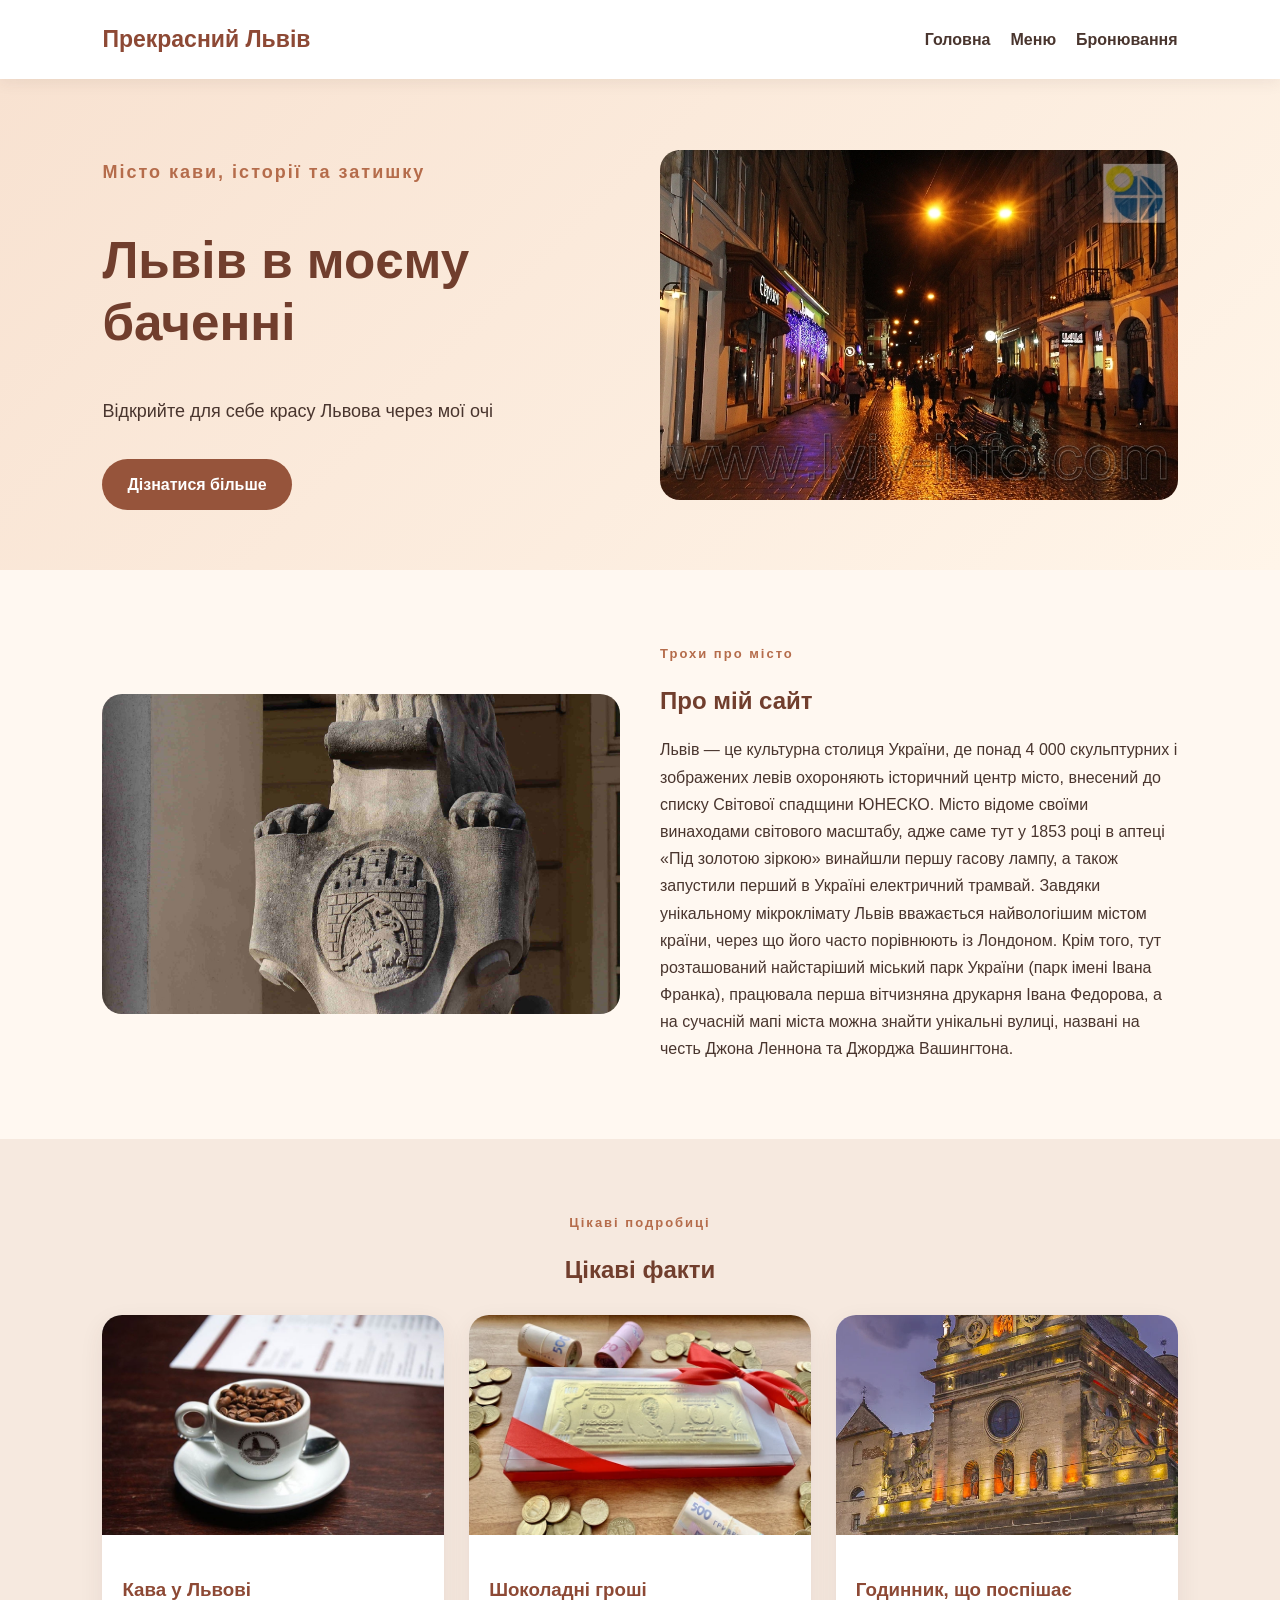
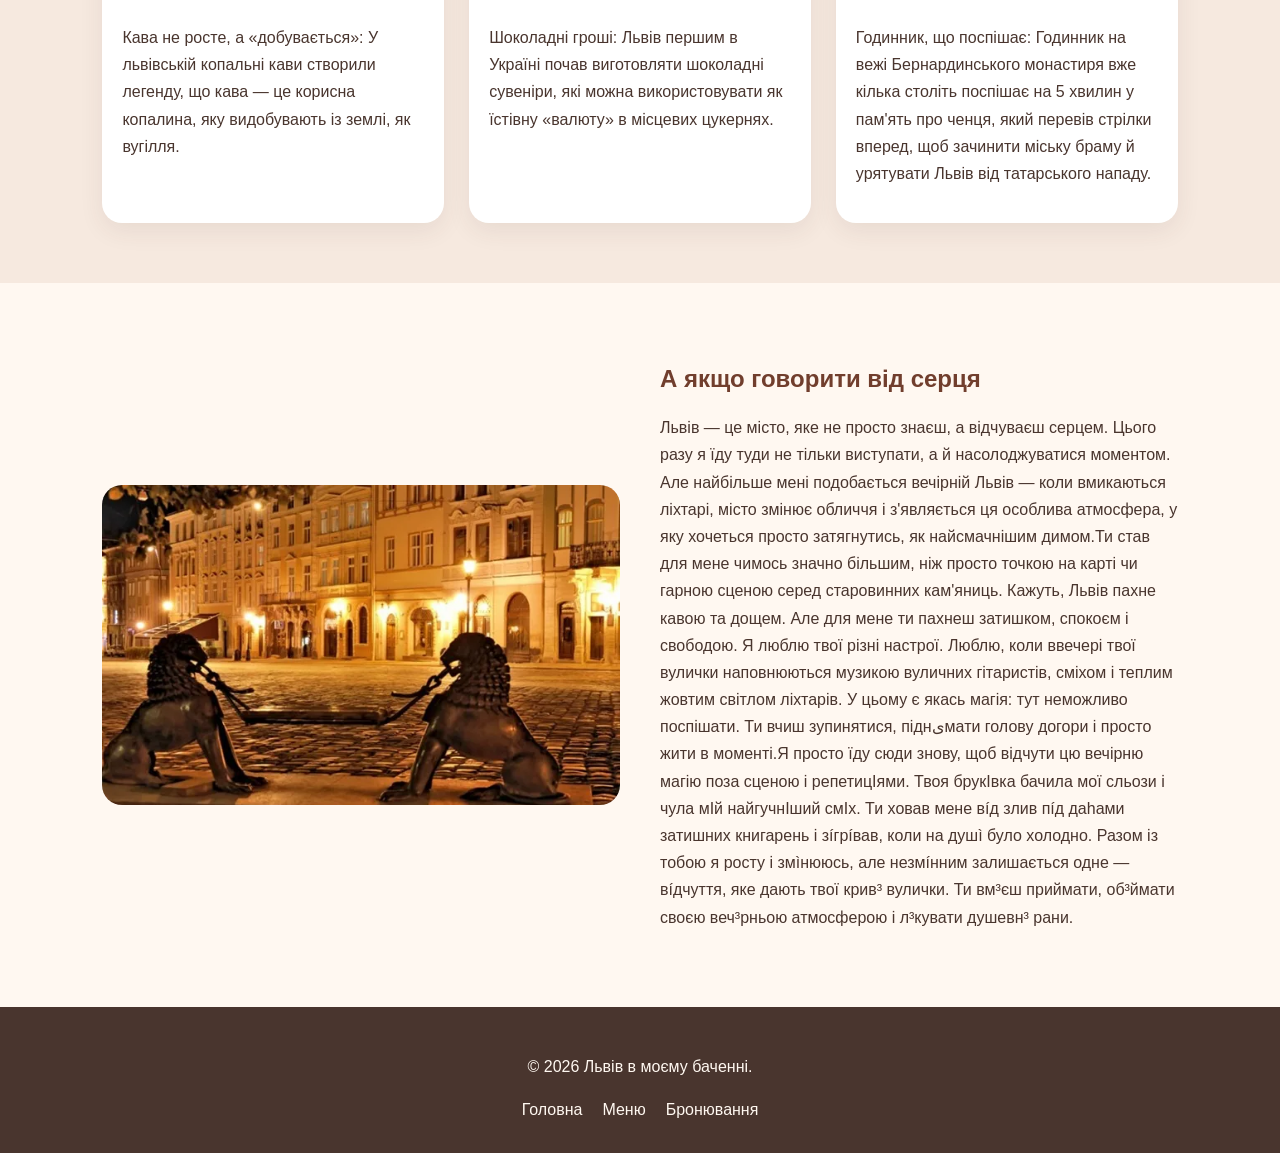
<file: index.html>
<!DOCTYPE html>
<html lang="uk">
<head>
    <meta charset="UTF-8">
    <meta name="viewport" content="width=device-width, initial-scale=1.0">
    <title>Прекрасний Львів</title>
    <link rel="stylesheet" href="style.css">
</head>
<body>

<header class="navbar">
    <a href="index.html" class="logo">Прекрасний Львів</a>
    <nav class="nav-menu">
        <a href="index.html">Головна</a>
        <a href="menu.html">Меню</a>
        <a href="booking.html">Бронювання</a>
    </nav>
</header>

<main>
    <section class="hero">
        <div class="hero-content">
            <p class="eyebrow">Місто кави, історії та затишку</p>
            <h1>Львів в моєму баченні</h1>
            <p>Відкрийте для себе красу Львова через мої очі</p>
            <a href="menu.html" class="btn">Дізнатися більше</a>
        </div>
        <div class="hero-image">
            <img src="lviv.jpg" alt="Львів">
        </div>
    </section>

    <section class="about section">
        <div class="section-image">
            <img src="1.jpg" alt="Старовинний Львів">
        </div>
        <div class="section-text">
            <p class="eyebrow">Трохи про місто</p>
            <h2>Про мій сайт</h2>
            <p>Львів — це культурна столиця України, де понад 4 000 скульптурних і зображених левів охороняють історичний центр місто, внесений до списку Світової спадщини ЮНЕСКО. Місто відоме своїми винаходами світового масштабу, адже саме тут у 1853 році в аптеці «Під золотою зіркою» винайшли першу гасову лампу, а також запустили перший в Україні електричний трамвай. Завдяки унікальному мікроклімату Львів вважається найвологішим містом країни, через що його часто порівнюють із Лондоном. Крім того, тут розташований найстаріший міський парк України (парк імені Івана Франка), працювала перша вітчизняна друкарня Івана Федорова, а на сучасній мапі міста можна знайти унікальні вулиці, названі на честь Джона Леннона та Джорджа Вашингтона.</p>
        </div>
    </section>

    <section class="cards-section section">
        <p class="eyebrow">Цікаві подробиці</p>
        <h2>Цікаві факти</h2>

        <div class="cards">
            <article class="card">
                <img src="cava.jpg" alt="Львівська кава">
                <div class="card-content">
                    <h3>Кава у Львові</h3>
                    <p>Кава не росте, а «добувається»: У львівській копальні кави створили легенду, що кава — це корисна копалина, яку видобувають із землі, як вугілля.</p>
                </div>
            </article>

            <article class="card">
                <img src="kypyr.jpg" alt="Львівський шоколад">
                <div class="card-content">
                    <h3>Шоколадні гроші</h3>
                    <p>Шоколадні гроші: Львів першим в Україні почав виготовляти шоколадні сувеніри, які можна використовувати як їстівну «валюту» в місцевих цукернях.</p>
                </div>
            </article>

            <article class="card">
                <img src="image3.png" alt="Годинник у Львові">
                <div class="card-content">
                    <h3>Годинник, що поспішає</h3>
                    <p>Годинник, що поспішає: Годинник на вежі Бернардинського монастиря вже кілька століть поспішає на 5 хвилин у пам'ять про ченця, який перевів стрілки вперед, щоб зачинити міську браму й урятувати Львів від татарського нападу.</p>
                </div>
            </article>
        </div>
    </section>

    <section class="story section">
        <div class="story-image">
            <img src="ve_lviv.jpg" alt="Вечірній Львів">
        </div>
        <div class="story-content">
            <h2>А якщо говорити від серця</h2>
            <p>Львів — це місто, яке не просто знаєш, а відчуваєш серцем. Цього разу я їду туди не тільки виступати, а й насолоджуватися моментом. Але найбільше мені подобається вечірній Львів — коли вмикаються ліхтарі, місто змінює обличчя і з'являється ця особлива атмосфера, у яку хочеться просто затягнутись, як найсмачнішим димом.Ти став для мене чимось значно більшим, ніж просто точкою на карті чи гарною сценою серед старовинних кам'яниць. Кажуть, Львів пахне кавою та дощем. Але для мене ти пахнеш затишком, спокоєм і свободою. Я люблю твої різні настрої. Люблю, коли ввечері твої вулички наповнюються музикою вуличних гітаристів, сміхом і теплим жовтим світлом ліхтарів. У цьому є якась магія: тут неможливо поспішати. Ти вчиш зупинятися, піднیмати голову догори і просто жити в моменті.Я просто їду сюди знову, щоб відчути цю вечірню магію поза сценою і репетицІями. Твоя брукІвка бачила мої сльози і чула мІй найгучнІший смІх. Ти ховав мене вíд злив пíд даhами затишних книгарень і зíгрíвав, коли на душì було холодно. Разом із тобою я росту і змìнююсь, але незмíнним залишається одне — вíдчуття, яке дають твої крив³ вулички. Ти вм³єш приймати, об³ймати своєю веч³рньою атмосферою і л³кувати душевн³ рани.</p>
        </div>
    </section>
</main>

<footer class="footer">
    <p>© 2026 Львiв в моєму баченнi.</p>
    <nav class="footer-links">
        <a href="index.html">Головна</a>
        <a href="menu.html">Меню</a>
        <a href="booking.html">Бронювання</a>
    </nav>
</footer>

</body>
</html>
</file>
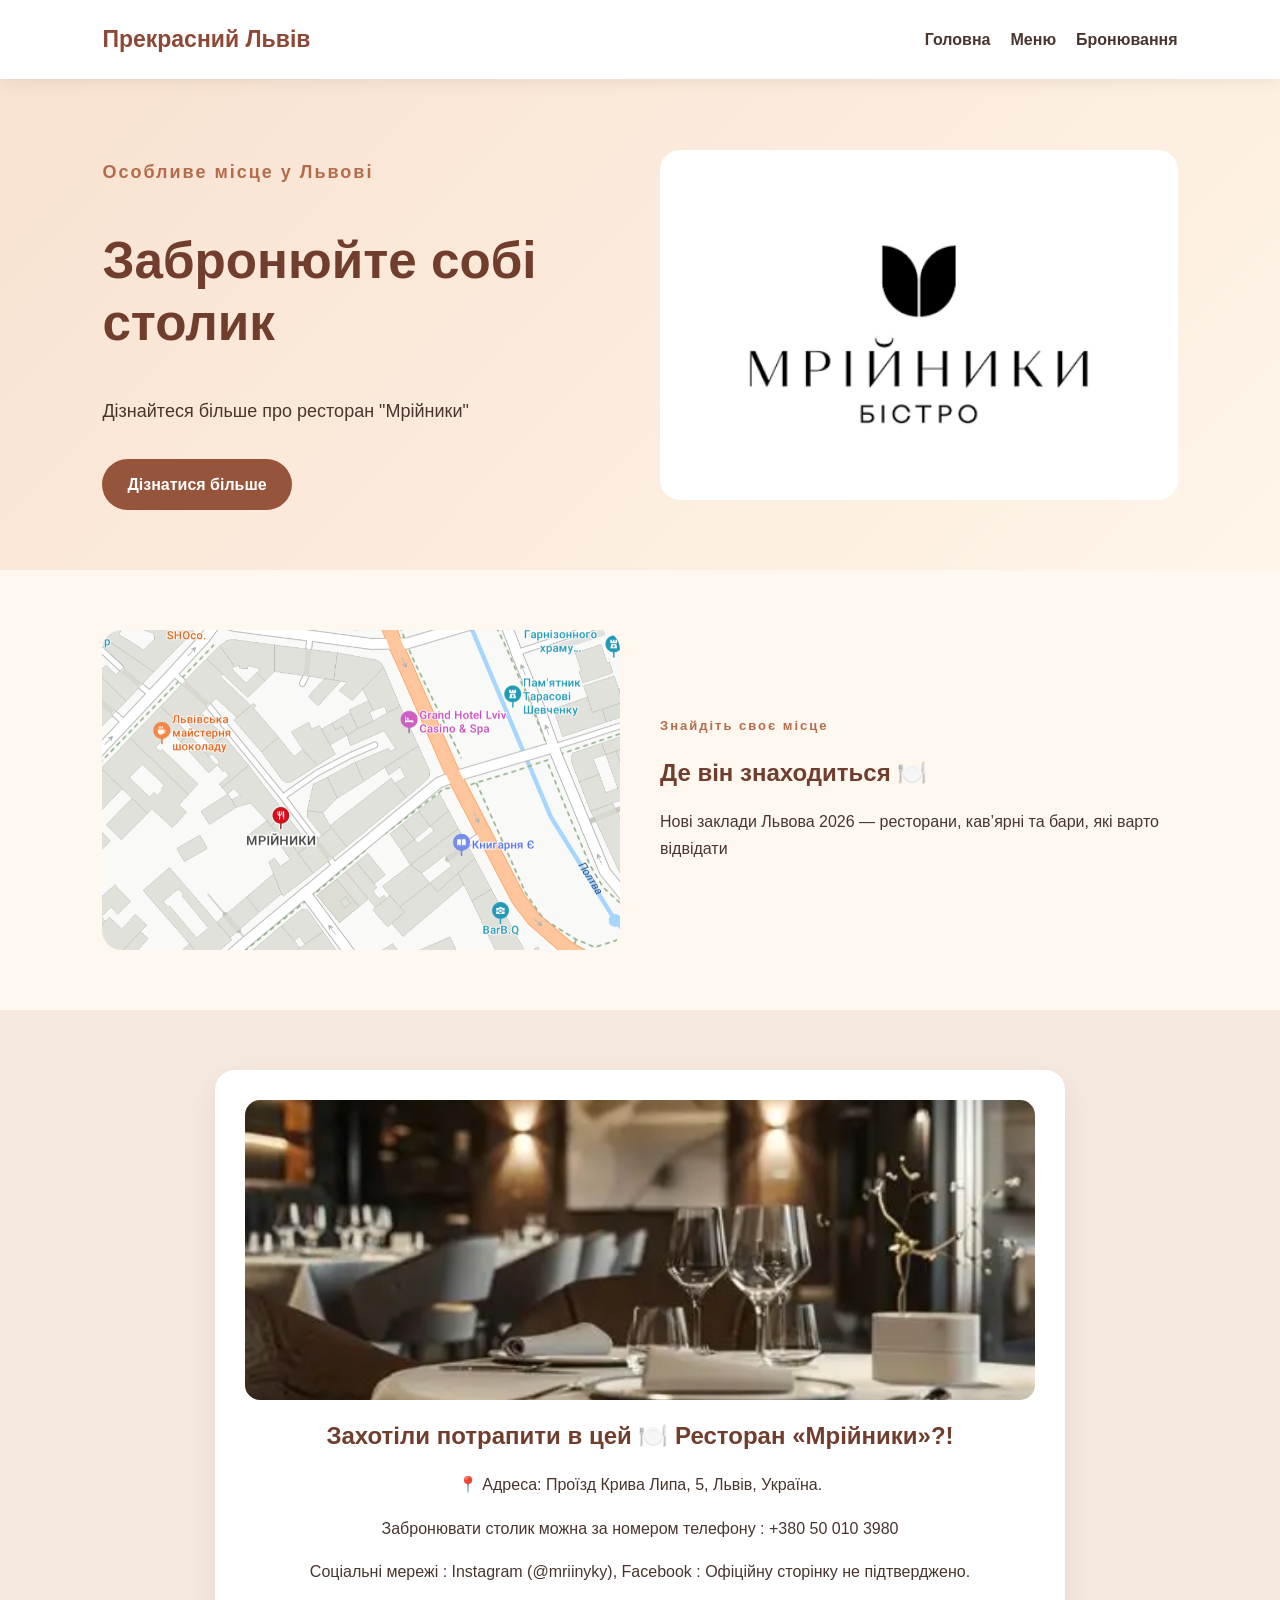
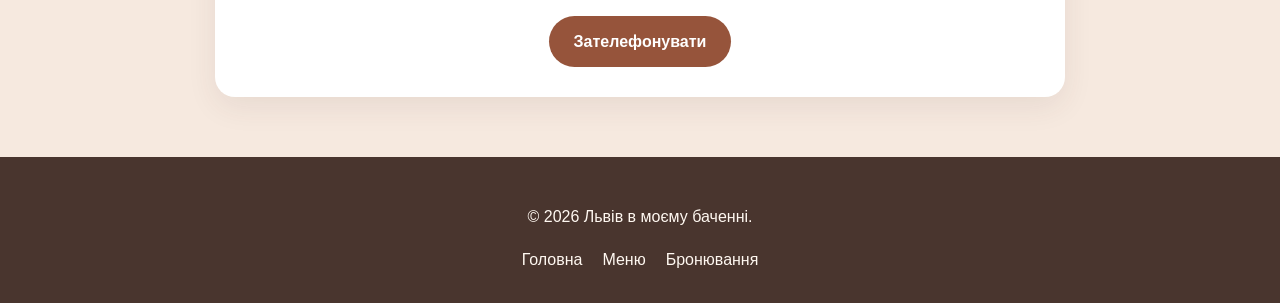
<file: booking.html>
<!DOCTYPE html>
<html lang="uk">
<head>
    <meta charset="UTF-8">
    <meta name="viewport" content="width=device-width, initial-scale=1.0">
    <title>Супер ресторанчик</title>
    <link rel="stylesheet" href="style.css">
</head>
<body>

<header class="navbar">
    <a href="index.html" class="logo">Прекрасний Львів</a>
    <nav class="nav-menu">
        <a href="index.html">Головна</a>
        <a href="menu.html">Меню</a>
        <a href="booking.html">Бронювання</a>
    </nav>
</header>

<main>
    <section class="hero">
        <div class="hero-content">
            <p class="eyebrow">Особливе місце у Львові</p>
            <h1>Забронюйте собі столик</h1>
            <p>Дізнайтеся більше про ресторан "Мрійники"</p>
            <a href="menu.html" class="btn">Дізнатися більше</a>
        </div>
        <div class="hero-image">
            <img src="mriynk.jpg" alt="Ресторан Мрійники">
        </div>
    </section>

    <section class="about section">
        <div class="section-image">
            <img src="image2.png" alt="Затишний ресторан">
        </div>
        <div class="section-text">
            <p class="eyebrow">Знайдіть своє місце</p>
            <h2>Де він знаходиться 🍽️</h2>
            <p>Нові заклади Львова 2026 — ресторани, кав’ярні та бари, які варто відвідати</p>
        </div>
    </section>

    <section class="booking-section section">
        <div class="booking-card">
            <img src="image1.png" alt="Столик у ресторані">
            <h2>Захотіли потрапити в цей 🍽️ Ресторан «Мрійники»?!</h2>
            <p>📍 Адреса: Проїзд Крива Липа, 5, Львів, Україна.</p>
            <p>Забронювати столик можна за номером телефону : +380 50 010 3980</p>
            <p>Cоціальні мережі : Instagram (@mriinyky), Facebook : Офіційну сторінку не підтверджено.</p>
            <a href="tel:+380500103980" class="btn">Зателефонувати</a>
        </div>
    </section>
</main>

<footer class="footer">
    <p>© 2026 Львiв в моєму баченнi.</p>
    <nav class="footer-links">
        <a href="index.html">Головна</a>
        <a href="menu.html">Меню</a>
        <a href="booking.html">Бронювання</a>
    </nav>
</footer>

</body>
</html>
</file>
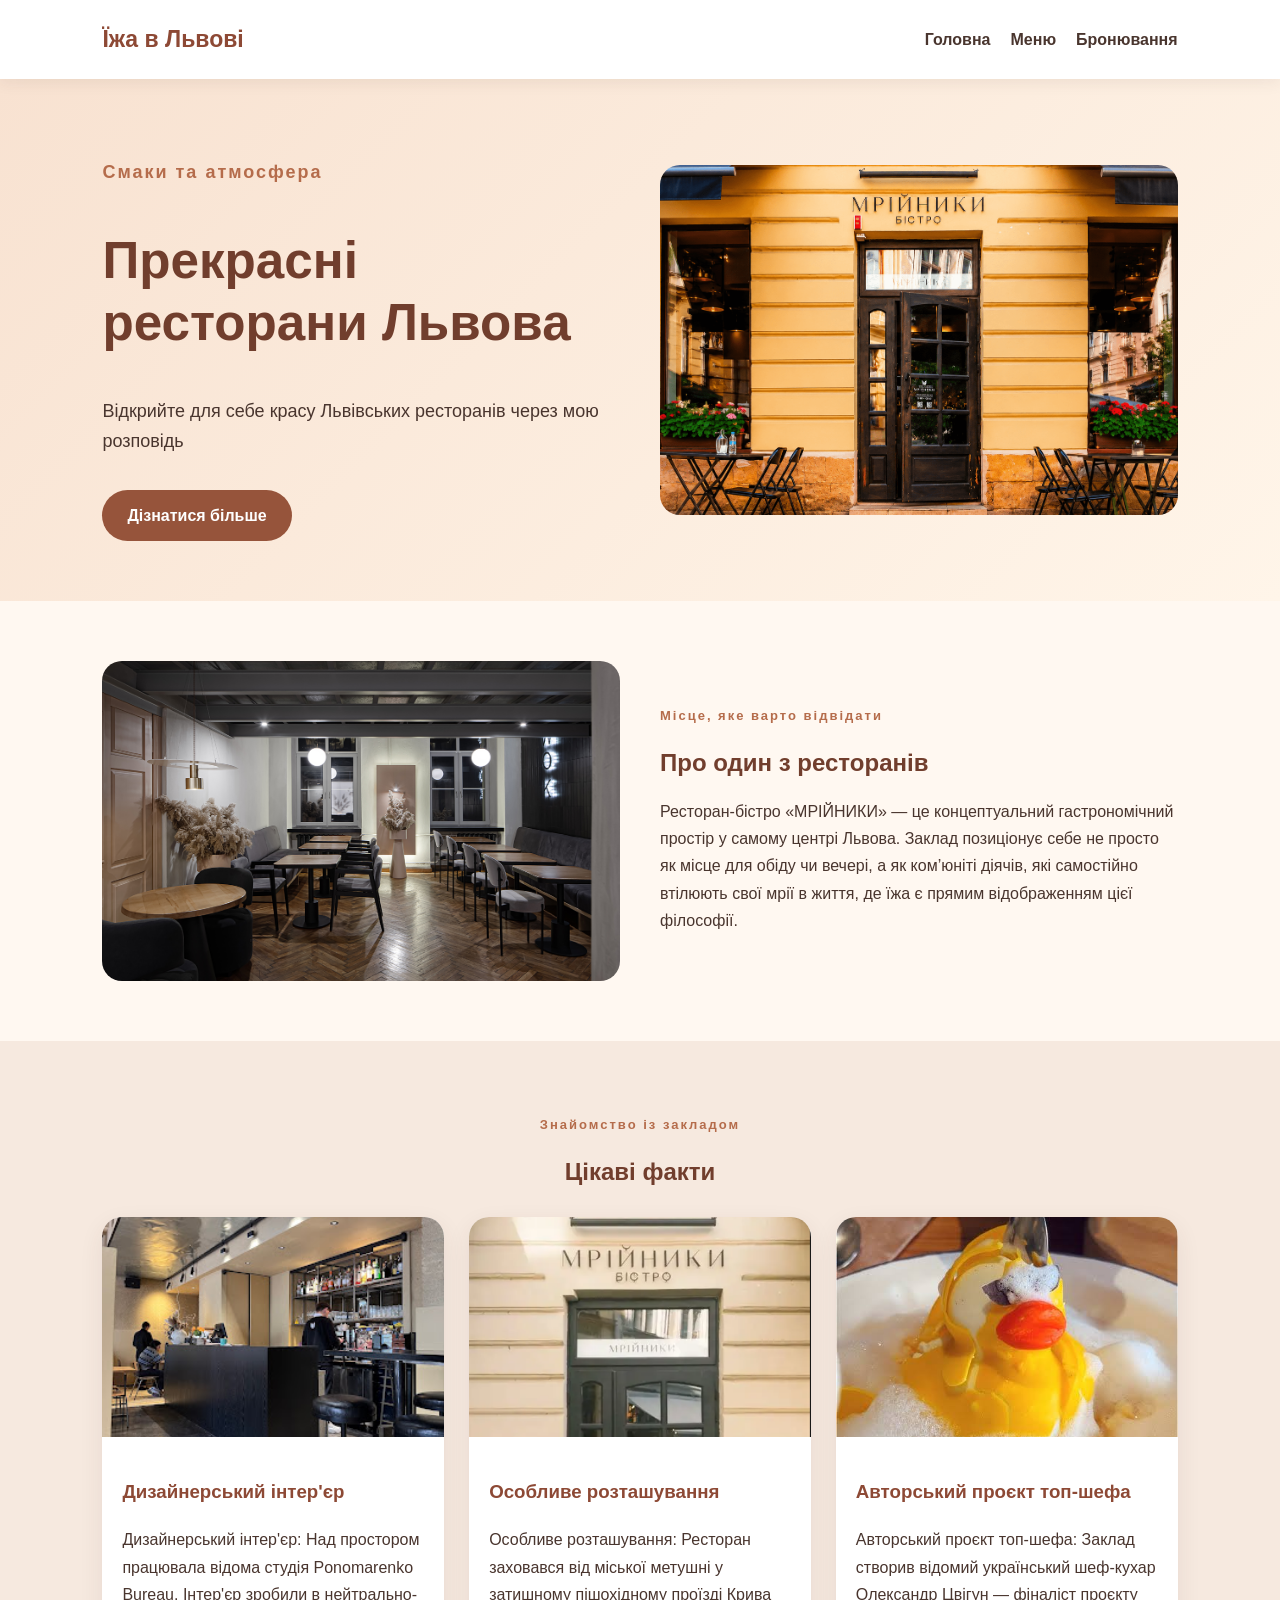
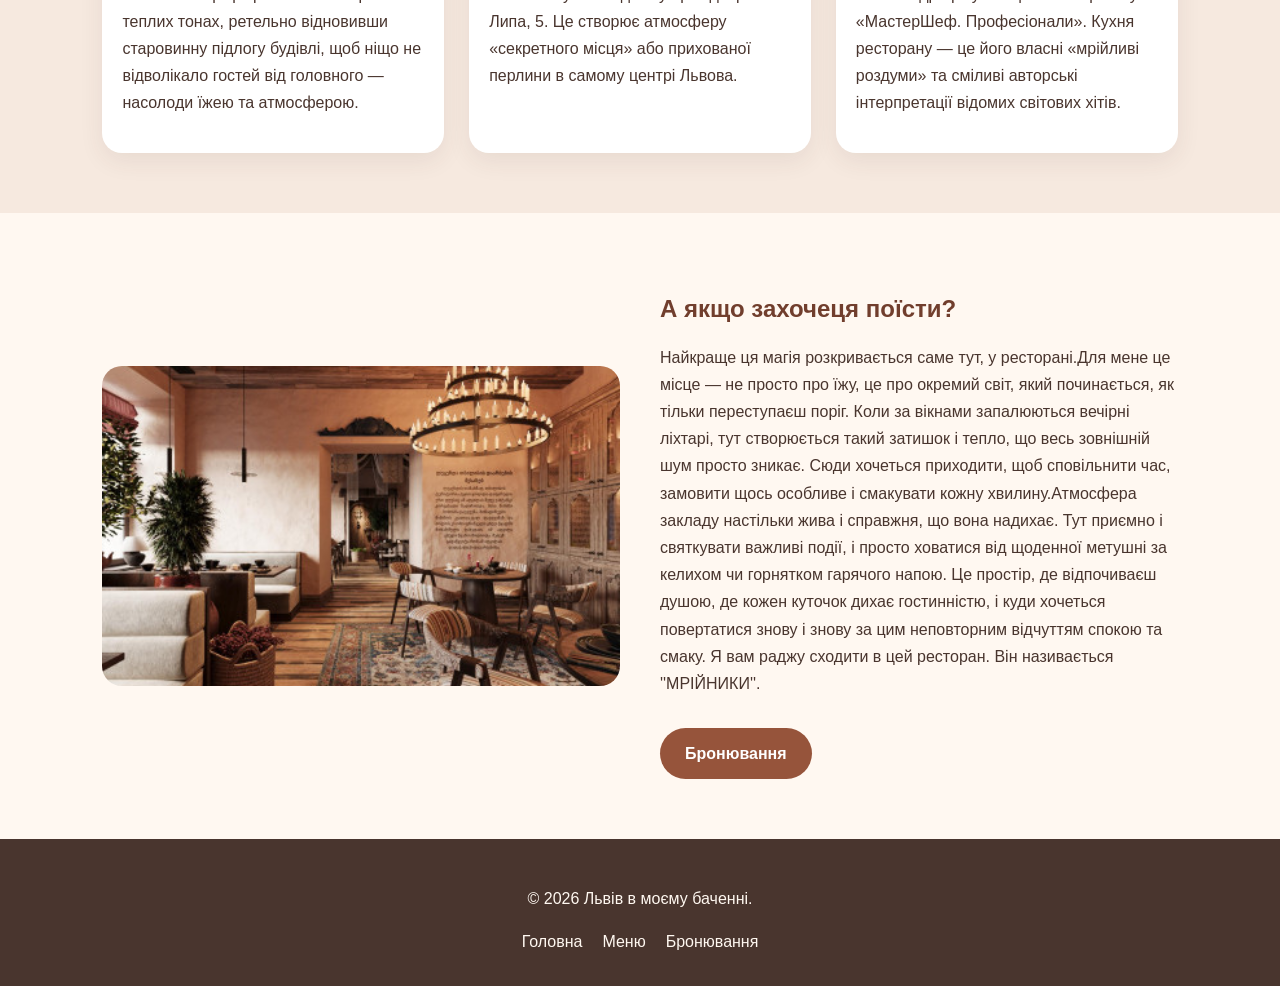
<file: menu.html>
<!DOCTYPE html>
<html lang="uk">
<head>
    <meta charset="UTF-8">
    <meta name="viewport" content="width=device-width, initial-scale=1.0">
    <title>Їжа в Львові</title>
    <link rel="stylesheet" href="style.css">
</head>
<body>

<header class="navbar">
    <a href="index.html" class="logo">Їжа в Львові</a>
    <nav class="nav-menu">
        <a href="index.html">Головна</a>
        <a href="menu.html">Меню</a>
        <a href="booking.html">Бронювання</a>
    </nav>
</header>

<main>
    <section class="hero">
        <div class="hero-content">
            <p class="eyebrow">Смаки та атмосфера</p>
            <h1>Прекрасні ресторани Львова</h1>
            <p>Відкрийте для себе красу Львівських ресторанів через мою розповідь</p>
            <a href="booking.html" class="btn">Дізнатися більше</a>
        </div>
        <div class="hero-image">
            <img src="image6.png" alt="Ресторан у Львові">
        </div>
    </section>

    <section class="about section">
        <div class="section-image">
            <img src="image.png" alt="Інтер'єр ресторану">
        </div>
        <div class="section-text">
            <p class="eyebrow">Місце, яке варто відвідати</p>
            <h2>Про один з ресторанів</h2>
            <p>Ресторан-бістро «МРІЙНИКИ» — це концептуальний гастрономічний простір у самому центрі Львова. Заклад позиціонує себе не просто як місце для обіду чи вечері, а як ком’юніті діячів, які самостійно втілюють свої мрії в життя, де їжа є прямим відображенням цієї філософії.</p>
        </div>
    </section>

    <section class="cards-section section">
        <p class="eyebrow">Знайомство із закладом</p>
        <h2>Цікаві факти</h2>

        <div class="cards">
            <article class="card">
                <img src="image5.png" alt="Дизайнерський інтер'єр">
                <div class="card-content">
                    <h3>Дизайнерський інтер'єр</h3>
                    <p>Дизайнерський інтер'єр: Над простором працювала відома студія Ponomarenko Bureau. Інтер'єр зробили в нейтрально-теплих тонах, ретельно відновивши старовинну підлогу будівлі, щоб ніщо не відволікало гостей від головного — насолоди їжею та атмосферою.</p>
                </div>
            </article>

            <article class="card">
                <img src="image4.png" alt="Проїзд Крива Липа">
                <div class="card-content">
                    <h3>Особливе розташування</h3>
                    <p>Особливе розташування: Ресторан заховався від міської метушні у затишному пішохідному проїзді Крива Липа, 5. Це створює атмосферу «секретного місця» або прихованої перлини в самому центрі Львова.</p>
                </div>
            </article>

            <article class="card">
                <img src="restran_m.jpg" alt="Авторська кухня">
                <div class="card-content">
                    <h3>Авторський проєкт топ-шефа</h3>
                    <p>Авторський проєкт топ-шефа: Заклад створив відомий український шеф-кухар Олександр Цвігун — фіналіст проєкту «МастерШеф. Професіонали». Кухня ресторану — це його власні «мрійливі роздуми» та сміливі авторські інтерпретації відомих світових хітів.</p>
                    
                </div>
            </article>

        
        </div>
    </section>

    <section class="story section">
        <div class="story-image">
            <img src="image7.png" alt="Атмосфера ресторану">
        </div>
        <div class="story-content">
            <h2>А якщо захочеця поїсти?</h2>
            <p>Найкраще ця магія розкривається саме тут, у ресторані.Для мене це місце — не просто про їжу, це про окремий світ, який починається, як тільки переступаєш поріг. Коли за вікнами запалюються вечірні ліхтарі, тут створюється такий затишок і тепло, що весь зовнішній шум просто зникає. Сюди хочеться приходити, щоб сповільнити час, замовити щось особливе і смакувати кожну хвилину.Атмосфера закладу настільки жива і справжня, що вона надихає. Тут приємно і святкувати важливі події, і просто ховатися від щоденної метушні за келихом чи горнятком гарячого напою. Це простір, де відпочиваєш душою, де кожен куточок дихає гостинністю, і куди хочеться повертатися знову і знову за цим неповторним відчуттям спокою та смаку. Я вам раджу сходити в цей ресторан. Він називається ''МРІЙНИКИ''.</p>
            <a href="booking.html" class="btn">Бронювання</a>
        </div>
    </section>
</main>

<footer class="footer">
    <p>© 2026 Львiв в моєму баченнi.</p>
    <nav class="footer-links">
        <a href="index.html">Головна</a>
        <a href="menu.html">Меню</a>
        <a href="booking.html">Бронювання</a>
    </nav>
</footer>

</body>
</html>
</file>
<file: style.css>
/* Основні стилі */

/* Застосовуємо налаштування до всіх елементів */
* {
    box-sizing: border-box; /* Розміри враховують внутрішні відступи та рамки */
}

/* Плавне прокручування сторінки */
html {
    scroll-behavior: smooth;
}

body {
    margin: 0; /* Прибираємо стандартні зовнішні відступи */
    background: #fff8f1; /* Колір фону сторінки */
    color: #49352e; /* Основний колір тексту */
    font-family: Arial, sans-serif; /* Шрифт тексту */
    line-height: 1.7; /* Відстань між рядками тексту */
}

img {
    width: 100%; /* Зображення займає всю ширину контейнера */
    height: 100%; /* Зображення займає всю висоту контейнера */
    object-fit: cover; /* Зображення заповнює блок без спотворення пропорцій */
    display: block; /* Прибираємо зайвий простір під зображенням */
}

a {
    text-decoration: none; /* Прибираємо підкреслення посилань */
    transition: 0.3s; /* Робимо зміну стилів плавною */
}

/* Хедер і меню */

/* Оформлення верхньої частини сайту */
.navbar {
    display: flex; /* Розташовуємо елементи в ряд */
    justify-content: space-between; /* Розміщуємо елементи по різних краях */
    align-items: center; /* Вирівнюємо елементи по вертикалі */
    gap: 20px; /* Відстань між елементами */
    padding: 20px 8%; /* Внутрішні відступи: вертикальні та горизонтальні */
    background: white; /* Білий фон хедера */
    box-shadow: 0 3px 15px #49352e15; /* Легка тінь під хедером */
    position: sticky; /* Дозволяє хедеру залишатися зверху під час прокручування */
    top: 0; /* Прикріплюємо хедер до верхнього краю */
    z-index: 10; /* Розміщуємо хедер поверх інших елементів */
}

/* Назва сайту в хедері */
.logo {
    color: #8d4935; /* Колір назви */
    font-size: 23px; /* Розмір тексту */
    font-weight: bold; /* Робимо текст жирним */
}

/* Спільні налаштування для меню та посилань у футері */
.nav-menu, .footer-links {
    display: flex; /* Розташовуємо посилання в ряд */
    flex-wrap: wrap; /* Дозволяємо переносити посилання на новий рядок */
    justify-content: center; /* Вирівнюємо посилання по центру */
    gap: 20px; /* Відстань між посиланнями */
}

/* Посилання в головному меню */
.nav-menu a {
    color: #49352e; /* Колір тексту посилань */
    font-weight: bold; /* Жирний текст */
}

/* Змінюємо колір посилань при наведенні курсора */
.nav-menu a:hover,
.footer-links a:hover {
    color: #c16c48;
}

/* Головний блок */

/* Великий блок на початку сторінки */
.hero {
    display: flex; /* Розміщуємо текст і фото поруч */
    align-items: center; /* Вирівнюємо їх по вертикалі */
    gap: 40px; /* Відстань між текстом і фото */
    padding: 60px 8%; /* Внутрішні відступи */
    background: linear-gradient(135deg, #f8e2d1, #fff5e9); /* Градієнтний фон */
}

/* Налаштування текстових частин сторінки */
.hero-content, .section-text, .story-content {
    flex: 1; /* Дозволяємо блоку займати доступний простір */
    min-width: 0; /* Дозволяємо блоку зменшуватися, якщо потрібно */
}

/* Головний заголовок */
.hero h1 {
    color: #713e2d; /* Колір заголовка */
    font-size: clamp(32px, 4vw, 54px); /* Розмір залежить від екрана, але має межі */
    line-height: 1.2; /* Відстань між рядками заголовка */
}

/* Текст у головному блоці */
.hero p {
    font-size: 18px; /* Розмір тексту */
}

/* Невеликі декоративні підписи над заголовками */
.eyebrow {
    color: #b56c4b; /* Колір підпису */
    font-size: 13px; /* Розмір шрифту */
    font-weight: bold; /* Жирний текст */
    letter-spacing: 2px; /* Відстань між літерами */
}

/* Розміри фотографії в головному блоці */
.hero-image {
    flex: 1; /* Фото займає половину доступного простору */
    height: 350px; /* Висота фотографії */
}

/* Фотографії та кнопки */

/* Спільне оформлення блоків із фотографіями та карток */
.hero-image, .section-image, .story-image,
.card, .booking-card {
    overflow: hidden; /* Ховаємо частини, які виходять за межі блока */
    border-radius: 20px; /* Закруглюємо кути */
}

/* Блоки з фотографіями можуть займати доступний простір */
.hero-image, .section-image, .story-image {
    flex: 1;
}

/* Плавний ефект для фотографій */
.hero-image img, .section-image img,
.story-image img, .card img {
    transition: 0.4s; /* Тривалість анімації */
}

/* Збільшуємо фотографії при наведенні курсора */
.hero-image:hover img, .section-image:hover img,
.story-image:hover img, .card:hover > img {
    transform: scale(1.04); /* Збільшення на 4% */
}

/* Оформлення кнопок */
.btn {
    display: inline-block; /* Дозволяє задавати відступи кнопці */
    margin-top: 15px; /* Відступ зверху */
    padding: 12px 25px; /* Внутрішні відступи */
    border-radius: 30px; /* Закруглена форма кнопки */
    background: #96543b; /* Колір фону */
    color: white; /* Колір тексту */
    font-weight: bold; /* Жирний текст */
}

/* Ефект кнопки при наведенні */
.btn:hover {
    background: #713e2d; /* Змінюємо колір фону */
    transform: translateY(-3px); /* Трохи піднімаємо кнопку */
}

/* Загальні секції */

/* Відступи для звичайних секцій сайту */
.section {
    padding: 60px 8%;
}

/* Розташування тексту та фотографій поруч */
.about, .story {
    display: flex; /* Розміщуємо елементи в ряд */
    align-items: center; /* Вирівнюємо по вертикалі */
    gap: 40px; /* Відстань між елементами */
}

/* Висота фотографій у секціях */
.section-image, .story-image {
    height: 320px;
}

/* Загальний вигляд заголовків другого рівня */
h2 {
    color: #713e2d; /* Колір заголовків */
    line-height: 1.3; /* Відстань між рядками */
}

/* Дозволяємо довгим словам переноситися, щоб не виходити за межі блока */
p {
    overflow-wrap: anywhere;
}

/* Картки з фактами */

/* Секція з картками та цікавими фактами */
.cards-section {
    padding: 60px 8%; /* Внутрішні відступи */
    background: #f6e9df; /* Світлий фон секції */
    text-align: center; /* Вирівнюємо текст по центру */
}

/* Розташовуємо картки у три колонки */
.cards {
    display: grid; /* Використовуємо сітку */
    grid-template-columns: repeat(3, minmax(0, 1fr)); /* Три колонки однакової ширини */
    gap: 25px; /* Відстань між картками */
    margin-top: 30px; /* Відступ зверху */
    text-align: left; /* Текст усередині карток вирівнюємо ліворуч */
}

/* Зовнішній вигляд кожної картки */
.card {
    background: white; /* Білий фон картки */
    box-shadow: 0 8px 25px #49352e15; /* Тінь навколо картки */
    transition: 0.3s; /* Плавність анімації */
}

/* Піднімаємо картку при наведенні */
.card:hover {
    transform: translateY(-5px);
}

/* Висота фотографій у картках */
.card > img {
    height: 220px;
}

/* Внутрішні відступи текстової частини картки */
.card-content {
    padding: 20px;
}

/* Колір заголовків у картках */
.card h3, .card h4 {
    color: #8d4935;
}

/* Оформлення додаткової фотографії всередині картки */
.card .extra-image {
    height: 170px; /* Висота фотографії */
    margin: 15px 0; /* Відступи зверху та знизу */
    border-radius: 12px; /* Закруглюємо кути */
}

/* Бронювання */

/* Фон секції бронювання */
.booking-section {
    background: #f6e9df;
}

/* Картка з інформацією про ресторан */
.booking-card {
    max-width: 850px; /* Максимальна ширина картки */
    margin: auto; /* Вирівнюємо картку по центру */
    padding: 30px; /* Внутрішні відступи */
    background: white; /* Білий фон */
    text-align: center; /* Вирівнюємо текст по центру */
    box-shadow: 0 10px 30px #49352e15; /* Тінь картки */
}

/* Фотографія в картці бронювання */
.booking-card > img {
    height: 300px; /* Висота фотографії */
    border-radius: 15px; /* Закруглені кути */
}

/* Футер */

/* Нижня частина сайту */
.footer {
    padding: 30px 8%; /* Внутрішні відступи */
    background: #49352e; /* Темний фон */
    color: #fff8f1; /* Світлий текст */
    text-align: center; /* Вирівнюємо вміст по центру */
}

/* Посилання у футері */
.footer-links a {
    color: #fff8f1;
}
</file>
